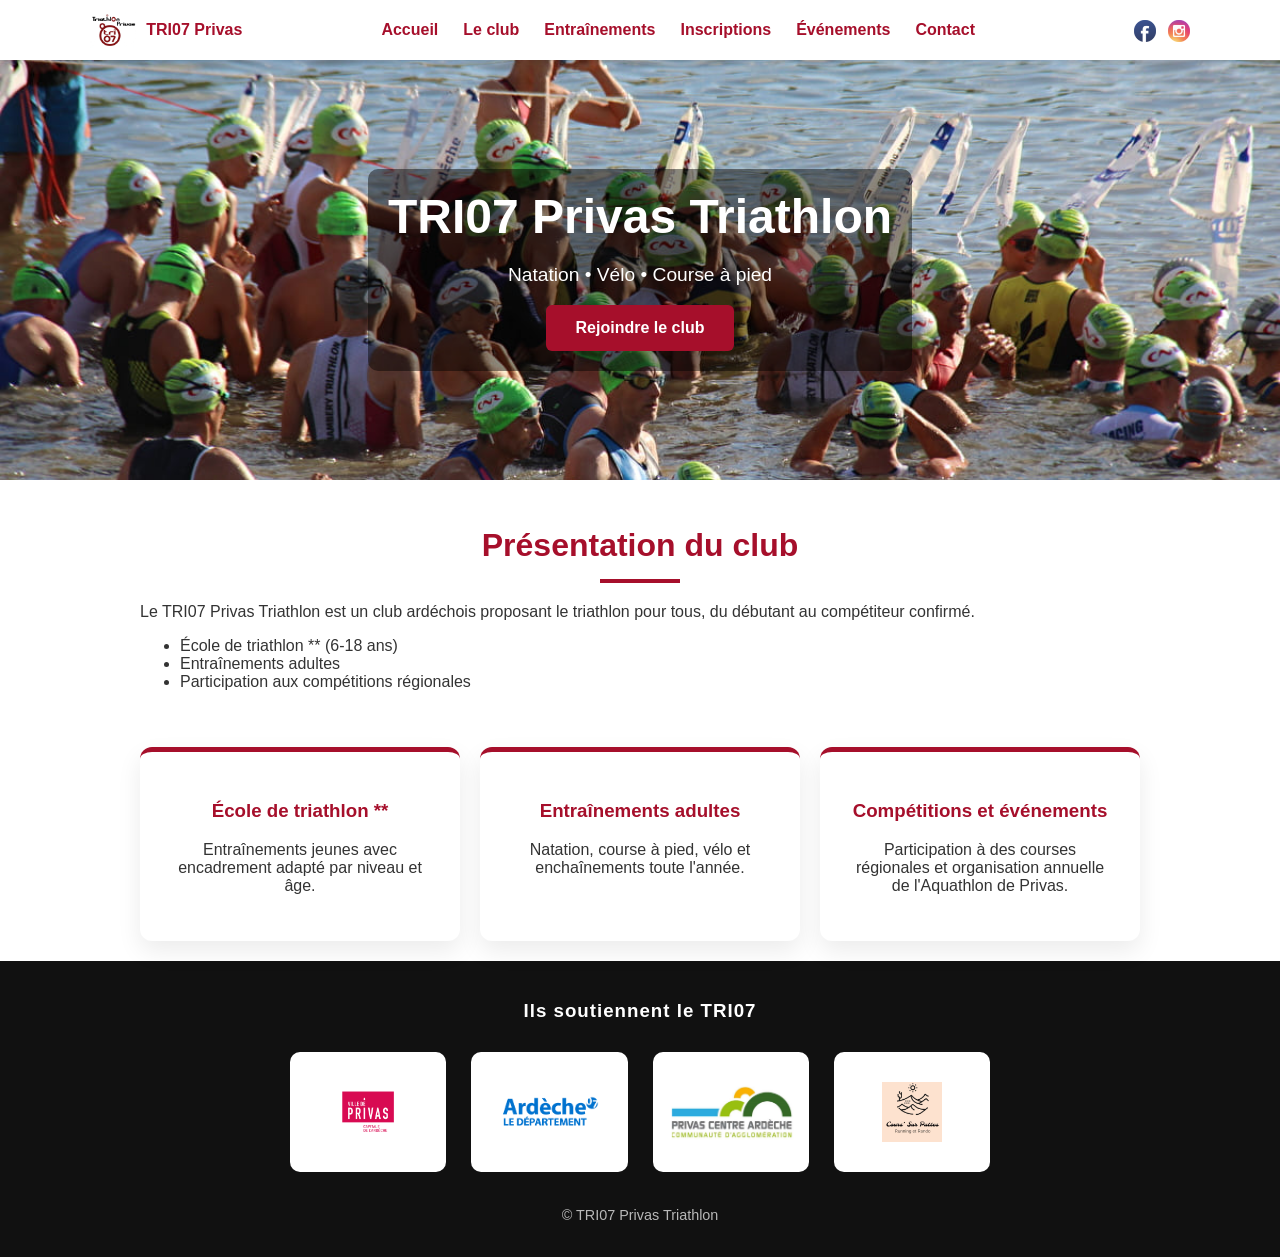
<file: index.html>
<!doctype html>
<html lang="fr">
  <head>
    <meta charset="UTF-8" />
    <meta name="viewport" content="width=device-width, initial-scale=1.0" />
    <title>
      TRI07 Privas - Club de triathlon en Ardèche | Natation Vélo Course
    </title>
    <meta
      name="description"
      content="Club de triathlon à Privas : école de triathlon, entraînements adultes, compétitions et aquathlon."
    />
    <link rel="icon" href="favicon.ico" type="image/x-icon" />
    <link rel="stylesheet" href="css/style.css" />
    <link rel="canonical" href="https://tri07-privas.fr/" />
    <script defer src="js/script.js"></script>
    <script type="application/ld+json">
      {
        "@context": "https://schema.org",
        "@type": "SportsClub",
        "name": "TRI07 Privas",
        "sport": "Triathlon",
        "address": {
          "@type": "PostalAddress",
          "addressLocality": "Privas",
          "addressRegion": "Ardèche",
          "addressCountry": "FR"
        }
      }
    </script>
    <!-- Google tag (gtag.js) -->
    <script
      async
      src="https://www.googletagmanager.com/gtag/js?id=G-XTJJK36SL1"
    ></script>
    <script>
      window.dataLayer = window.dataLayer || [];
      function gtag() {
        dataLayer.push(arguments);
      }
      gtag("js", new Date());

      gtag("config", "G-XTJJK36SL1");
    </script>
  </head>

  <body>
    <div id="header-placeholder"></div>

    <section class="hero-accueil hero">
      <div class="hero-overlay">
        <h1>TRI07 Privas Triathlon</h1>
        <p>Natation • Vélo • Course à pied</p>
        <a class="btn" href="/inscriptions/">Rejoindre le club</a>
      </div>
    </section>

    <section class="container">
      <h2 class="section-title">Présentation du club</h2>
      <p>
        Le TRI07 Privas Triathlon est un club ardéchois proposant le triathlon
        pour tous, du débutant au compétiteur confirmé.
      </p>
      <ul>
        <li>École de triathlon ** (6-18 ans)</li>
        <li>Entraînements adultes</li>
        <li>Participation aux compétitions régionales</li>
      </ul>
    </section>

    <section class="features container">
      <div class="card">
        <h3>École de triathlon **</h3>
        <p>Entraînements jeunes avec encadrement adapté par niveau et âge.</p>
      </div>

      <div class="card">
        <h3>Entraînements adultes</h3>
        <p>Natation, course à pied, vélo et enchaînements toute l'année.</p>
      </div>

      <div class="card">
        <h3>Compétitions et événements</h3>
        <p>
          Participation à des courses régionales et organisation annuelle de
          l'Aquathlon de Privas.
        </p>
      </div>
    </section>

    <div id="footer-placeholder"></div>
  </body>
</html>
</file>
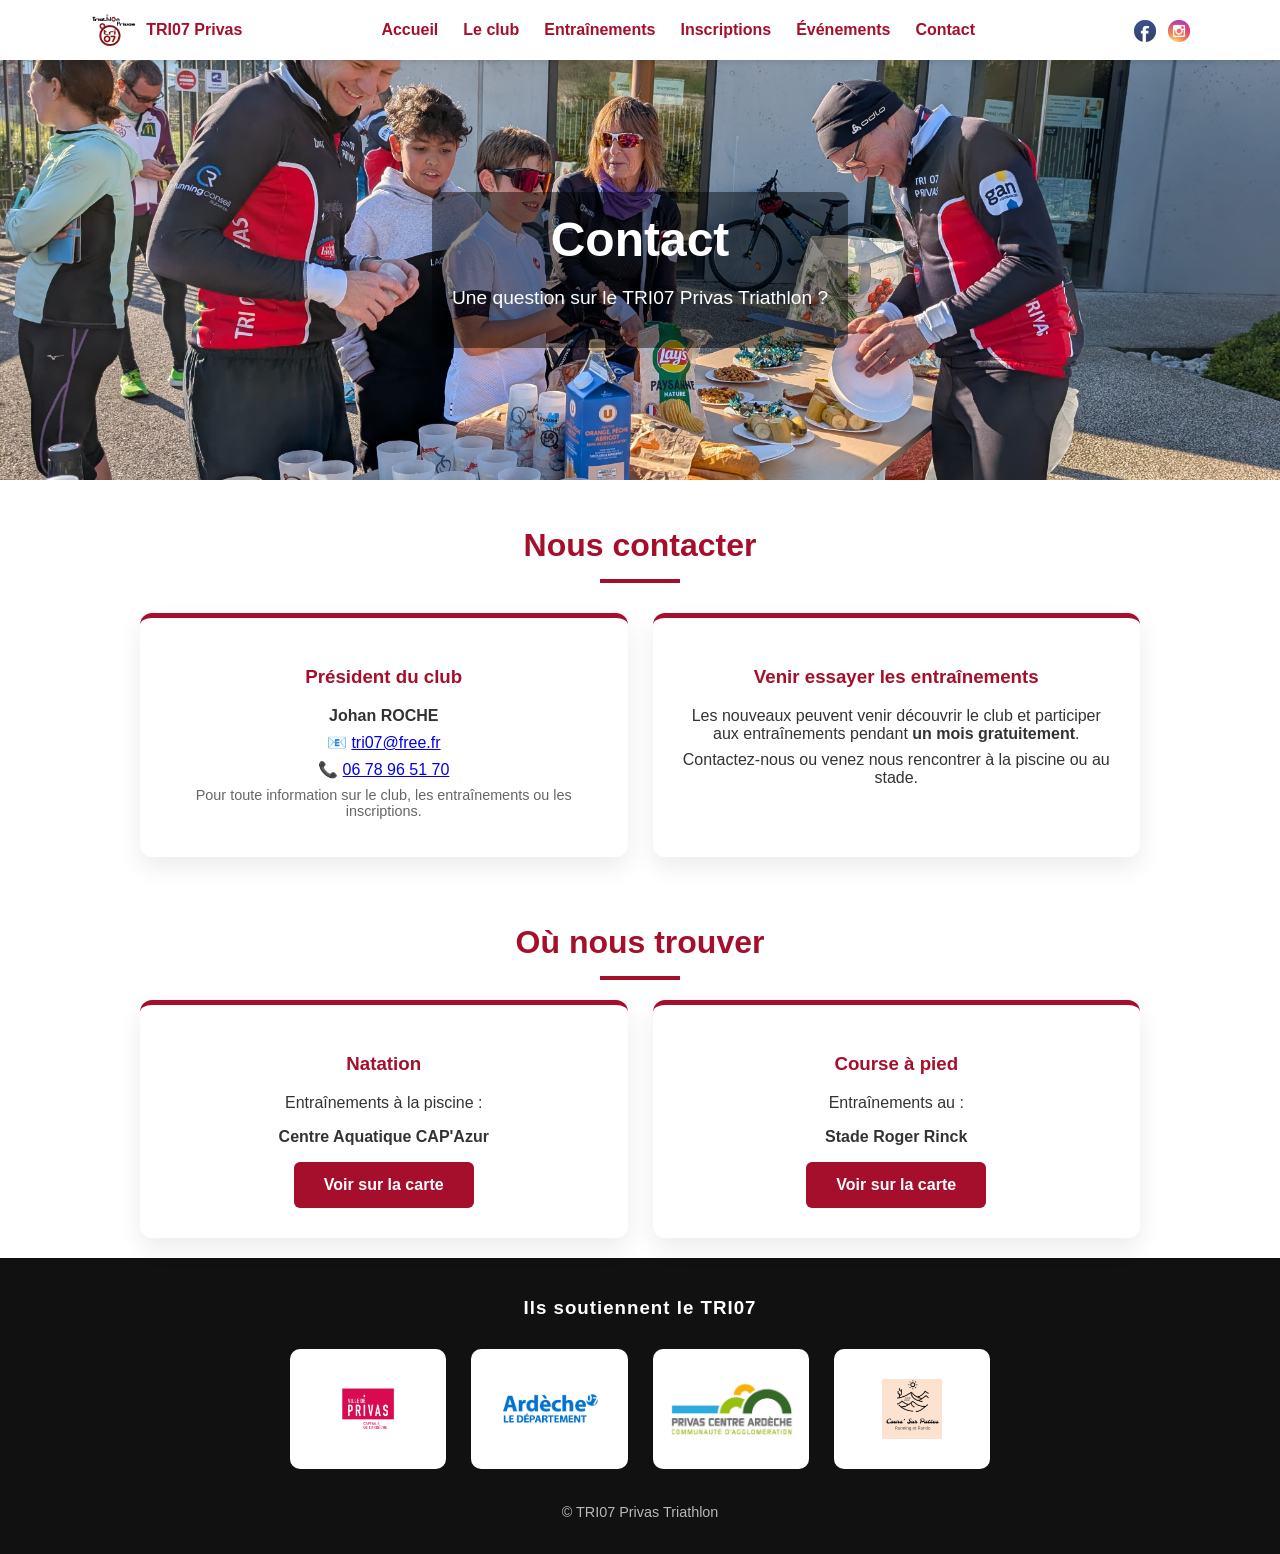
<file: contact/index.html>
<!doctype html>
<html lang="fr">
  <head>
    <meta charset="UTF-8" />
    <meta name="viewport" content="width=device-width, initial-scale=1.0" />
    <title>Contact - TRI07 Privas Triathlon</title>
    <link rel="icon" href="/favicon.ico" type="image/x-icon" />
    <link rel="stylesheet" href="/css/style.css" />
    <link rel="stylesheet" href="/css/contact.css" />
    <link rel="canonical" href="https://tri07-privas.fr/contact" />
    <script defer src="/js/script.js"></script>
    <!-- Google tag (gtag.js) -->
    <script
      async
      src="https://www.googletagmanager.com/gtag/js?id=G-XTJJK36SL1"
    ></script>
    <script>
      window.dataLayer = window.dataLayer || [];
      function gtag() {
        dataLayer.push(arguments);
      }
      gtag("js", new Date());

      gtag("config", "G-XTJJK36SL1");
    </script>
  </head>

  <body>
    <div id="header-placeholder"></div>

    <main>
      <section class="hero-contact hero">
        <div class="hero-overlay">
          <h1>Contact</h1>
          <p>Une question sur le TRI07 Privas Triathlon ?</p>
        </div>
      </section>

      <section class="section contact">
        <div class="container">
          <h2 class="section-title">Nous contacter</h2>

          <div class="grid grid-2 contact-grid">
            <div class="card contact-card">
              <h3>Président du club</h3>

              <p><strong>Johan ROCHE</strong></p>

              <p>📧 <a href="mailto:tri07@free.fr">tri07@free.fr</a></p>

              <p>📞 <a href="tel:+33678965170">06 78 96 51 70</a></p>

              <p class="contact-note">
                Pour toute information sur le club, les entraînements ou les
                inscriptions.
              </p>
            </div>

            <div class="card contact-card">
              <h3>Venir essayer les entraînements</h3>

              <p>
                Les nouveaux peuvent venir découvrir le club et participer aux
                entraînements pendant <strong>un mois gratuitement</strong>.
              </p>

              <p>
                Contactez-nous ou venez nous rencontrer à la piscine ou au
                stade.
              </p>
            </div>
          </div>
        </div>
      </section>

      <section class="section lieux">
        <div class="container">
          <h2 class="section-title">Où nous trouver</h2>

          <div class="grid grid-2">
            <div class="card lieu-card">
              <h3>Natation</h3>

              <p>Entraînements à la piscine :</p>

              <p><strong>Centre Aquatique CAP'Azur</strong></p>

              <a
                class="btn"
                href="https://www.google.fr/maps/place/Centre+Aquatique+CAP%E2%80%99AZUR/@44.7315514,4.5915528,17z/data=!4m6!3m5!1s0x12b53ba63d55edd9:0x12c00ab3da2fd0bf!8m2!3d44.7310886!4d4.593132!16s%2Fg%2F11fmgjyp1v?entry=ttu&g_ep=EgoyMDI2MDMwOS4wIKXMDSoASAFQAw%3D%3D"
                target="_blank"
              >
                Voir sur la carte
              </a>
            </div>

            <div class="card lieu-card">
              <h3>Course à pied</h3>

              <p>Entraînements au :</p>

              <p><strong>Stade Roger Rinck</strong></p>

              <a
                class="btn"
                href="https://www.google.fr/maps/place/Stade+Roger+Rinck/@44.7239613,4.6033968,15.75z/data=!4m6!3m5!1s0x12b53a5499555555:0x1dd2a8c871bafd3e!8m2!3d44.721805!4d4.6085627!16s%2Fg%2F11ltl4sddq?entry=ttu&g_ep=EgoyMDI2MDMwOS4wIKXMDSoASAFQAw%3D%3D"
                target="_blank"
              >
                Voir sur la carte
              </a>
            </div>
          </div>
        </div>
      </section>
    </main>

    <div id="footer-placeholder"></div>
  </body>
</html>
</file>
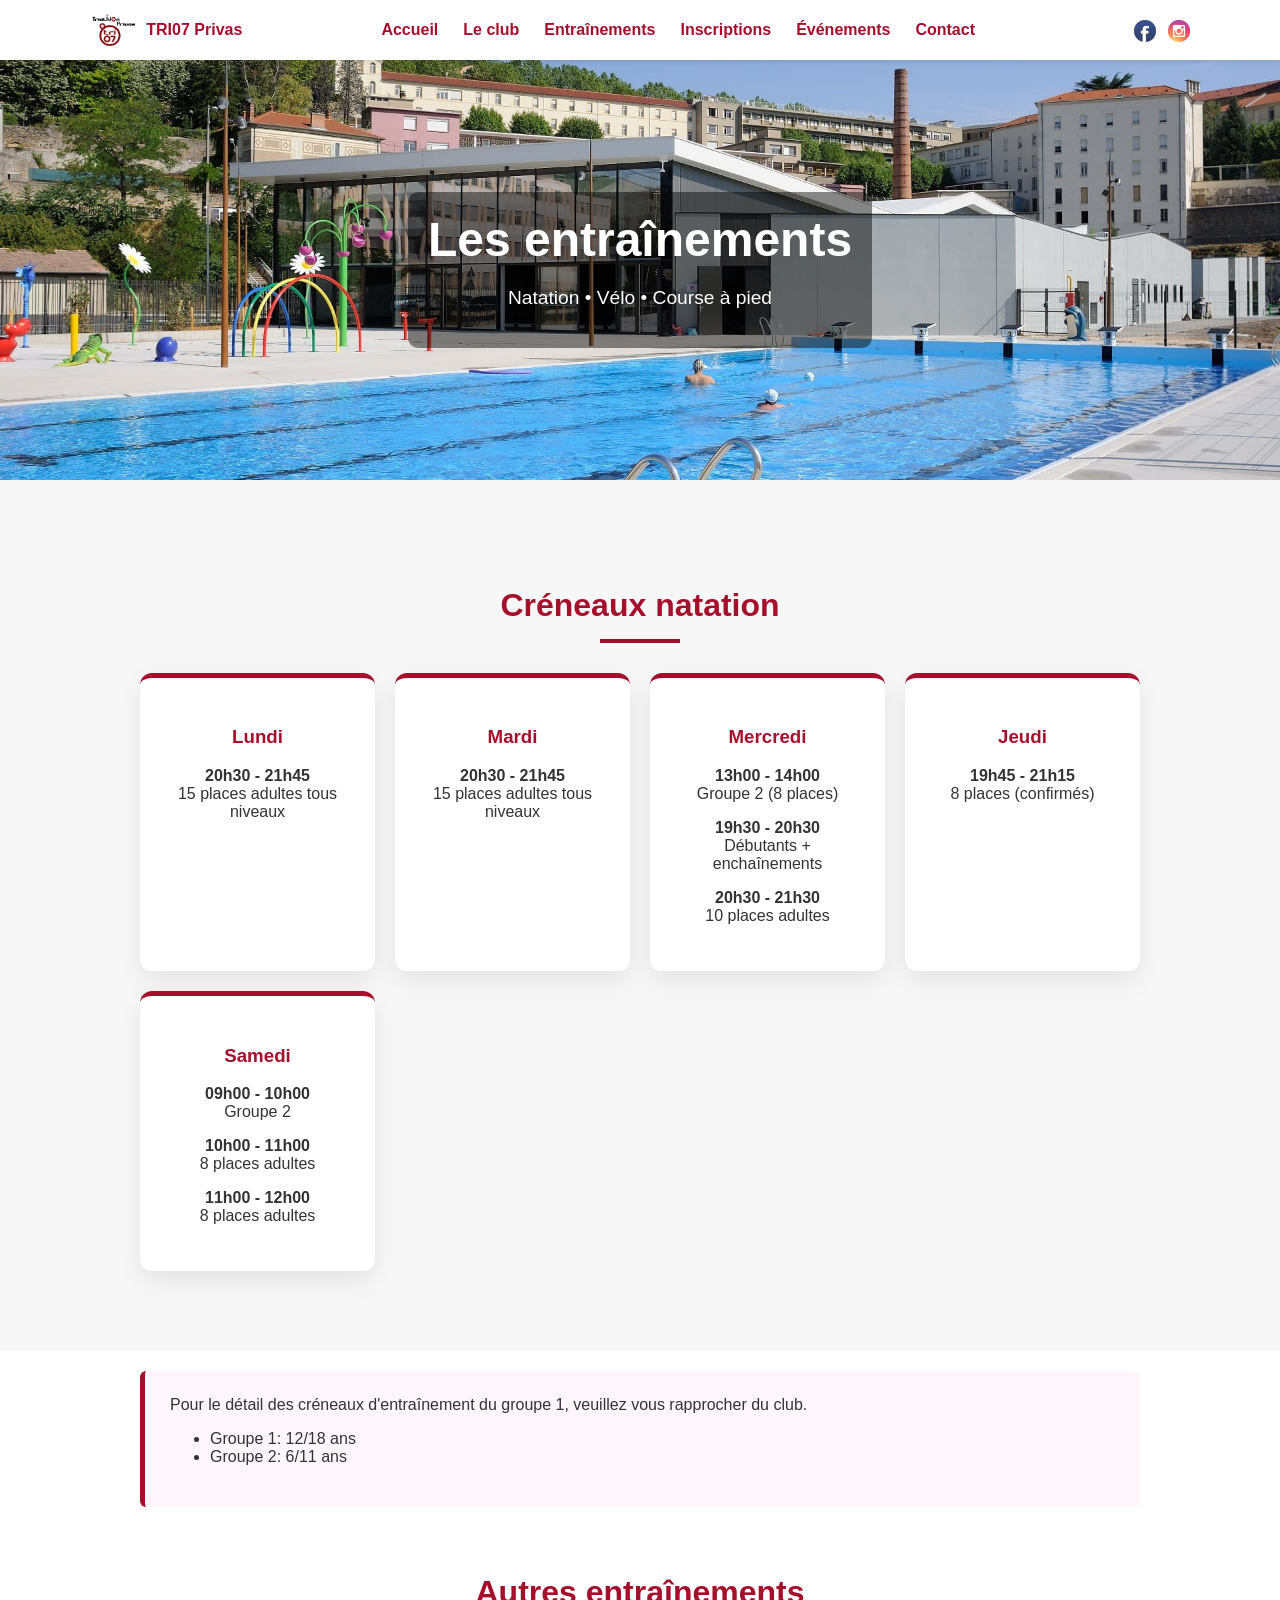
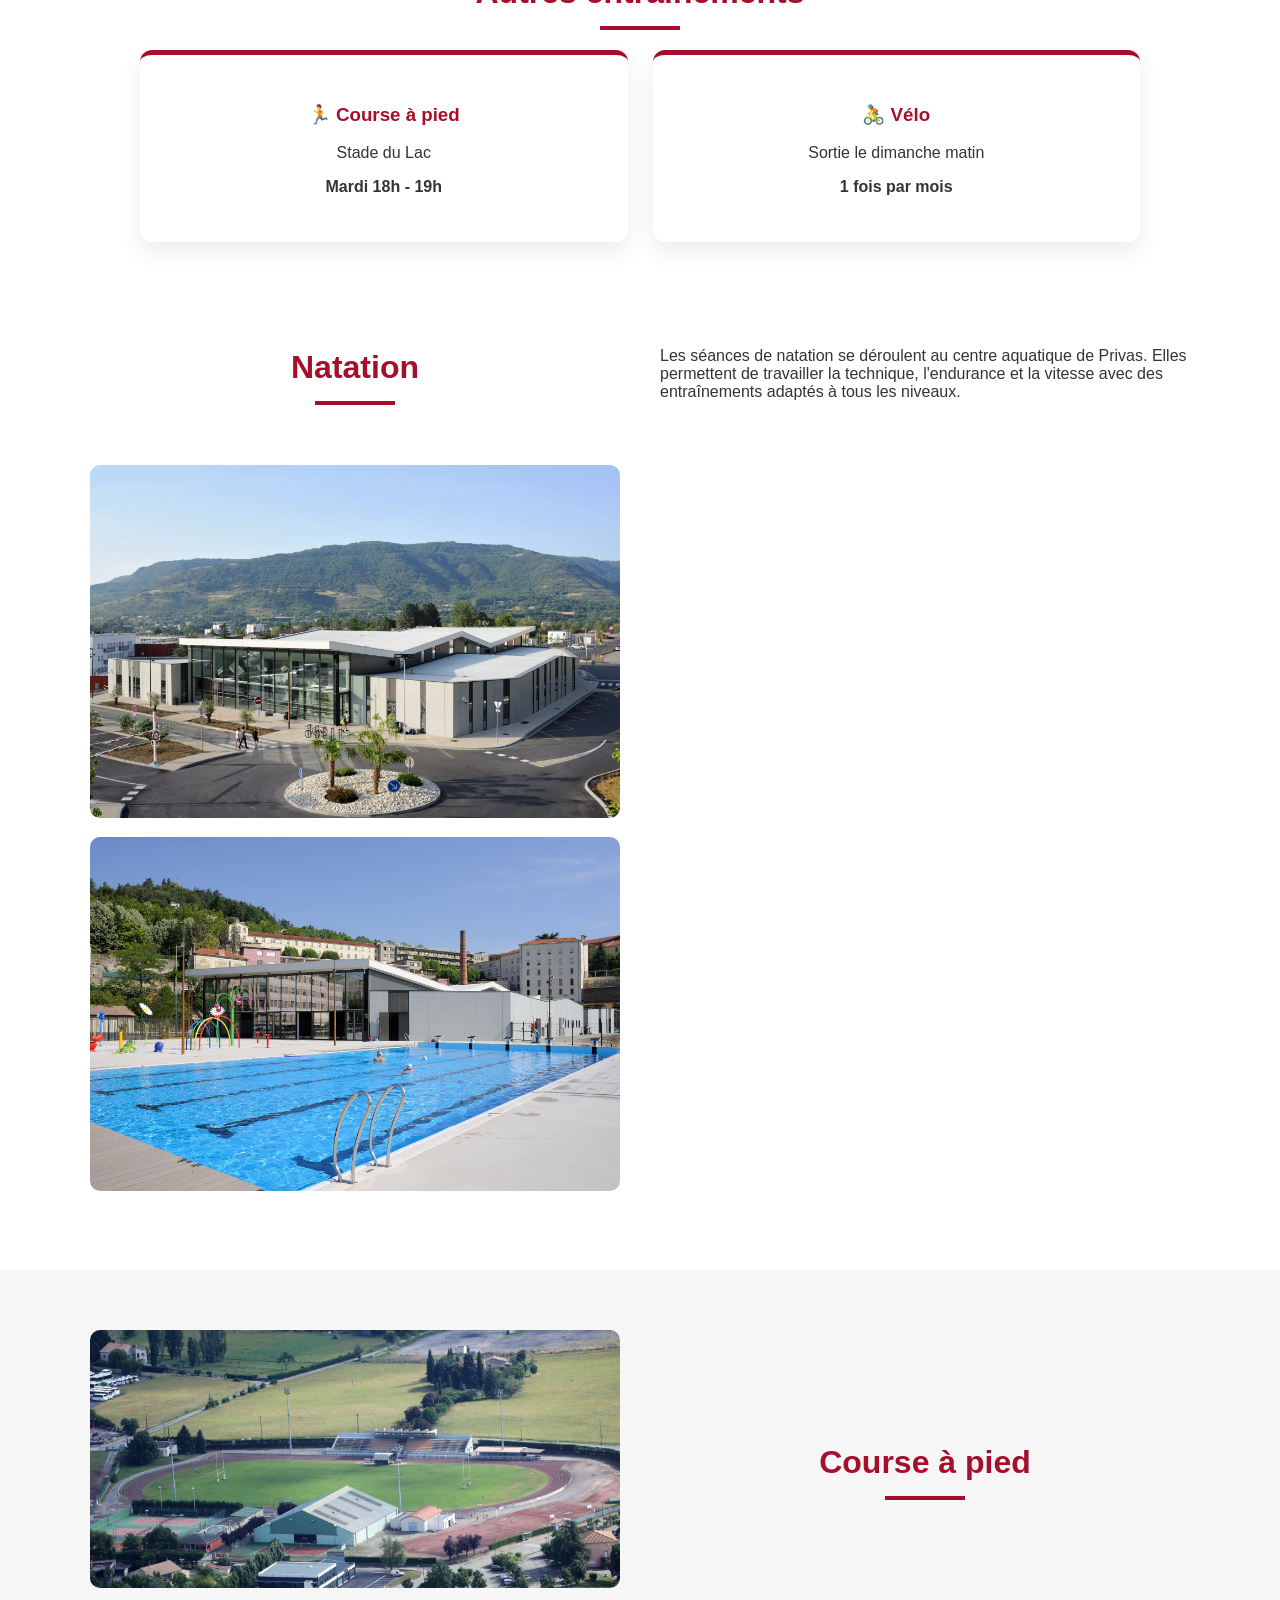
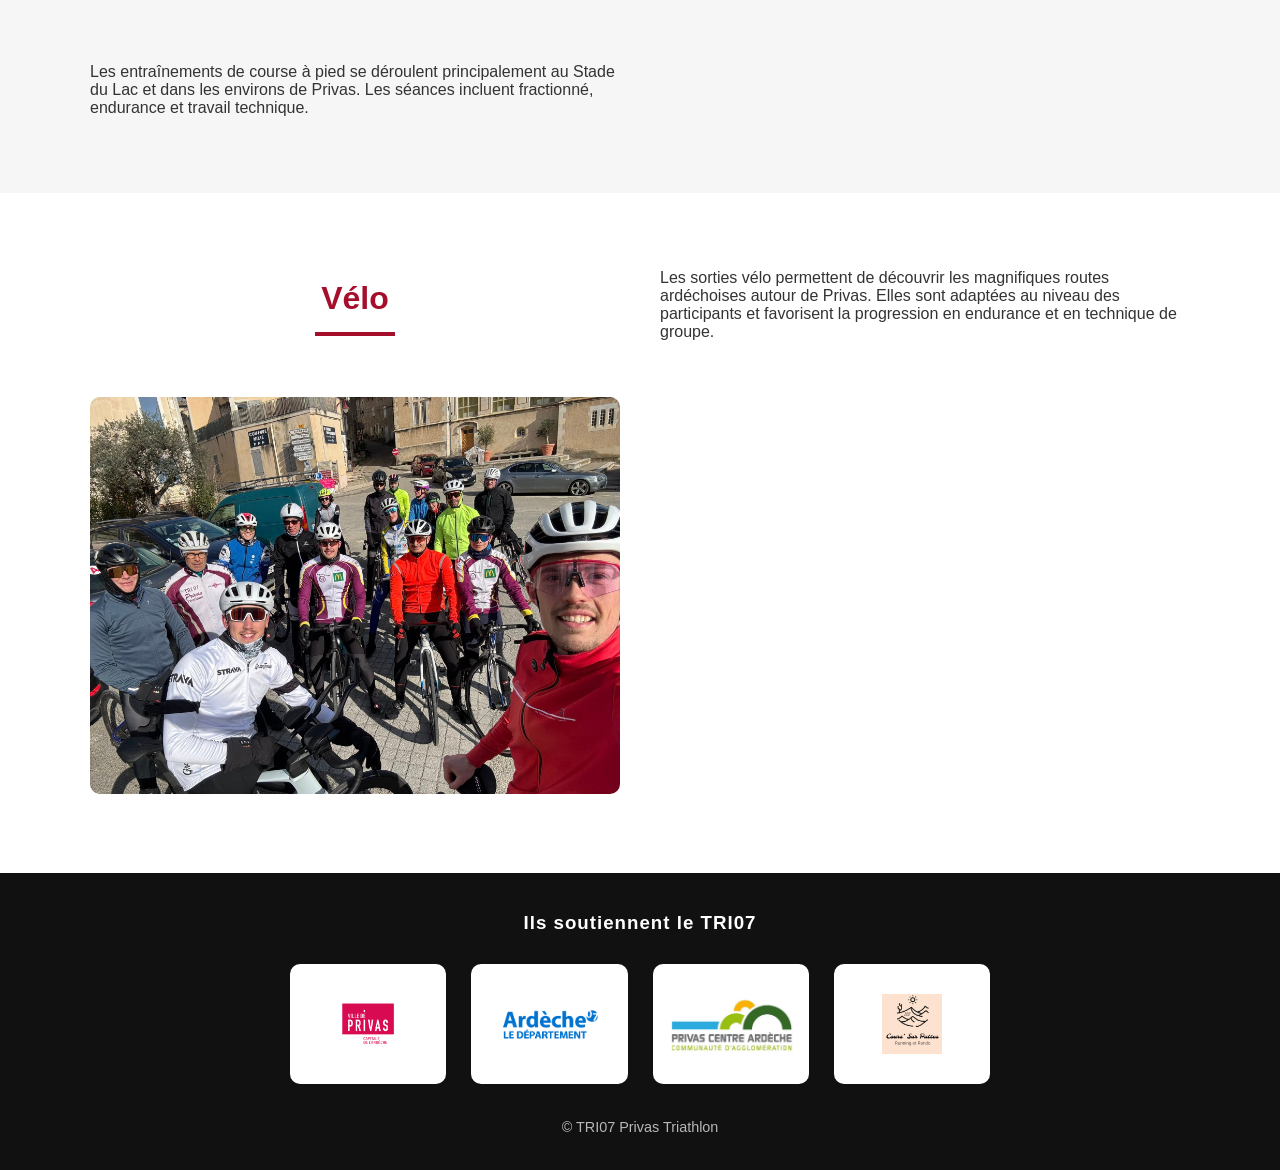
<file: entrainements/index.html>
<!doctype html>
<html lang="fr">
  <head>
    <meta charset="UTF-8" />
    <meta name="viewport" content="width=device-width, initial-scale=1.0" />
    <title>Entraînements - TRI07 Privas Triathlon</title>
    <link rel="icon" href="/favicon.ico" type="image/x-icon" />
    <link rel="stylesheet" href="/css/style.css" />
    <link rel="stylesheet" href="/css/entrainements.css" />
    <link rel="canonical" href="https://tri07-privas.fr/entrainements" />
    <script defer src="/js/script.js"></script>
    <!-- Google tag (gtag.js) -->
    <script
      async
      src="https://www.googletagmanager.com/gtag/js?id=G-XTJJK36SL1"
    ></script>
    <script>
      window.dataLayer = window.dataLayer || [];
      function gtag() {
        dataLayer.push(arguments);
      }
      gtag("js", new Date());

      gtag("config", "G-XTJJK36SL1");
    </script>
  </head>

  <body>
    <div id="header-placeholder"></div>

    <main>
      <section class="hero-training hero">
        <div class="hero-overlay">
          <h1>Les entraînements</h1>
          <p>Natation • Vélo • Course à pied</p>
        </div>
      </section>

      <section class="planning">
        <div class="container">
          <h2 class="section-title">Créneaux natation</h2>

          <div class="planning-grid">
            <div class="card">
              <h3>Lundi</h3>
              <p>
                <strong>20h30 - 21h45</strong><br />15 places adultes tous
                niveaux
              </p>
            </div>

            <div class="card">
              <h3>Mardi</h3>
              <p>
                <strong>20h30 - 21h45</strong><br />15 places adultes tous
                niveaux
              </p>
            </div>

            <div class="card">
              <h3>Mercredi</h3>
              <p><strong>13h00 - 14h00</strong><br />Groupe 2 (8 places)</p>
              <p>
                <strong>19h30 - 20h30</strong><br />Débutants + enchaînements
              </p>
              <p><strong>20h30 - 21h30</strong><br />10 places adultes</p>
            </div>

            <div class="card">
              <h3>Jeudi</h3>
              <p><strong>19h45 - 21h15</strong><br />8 places (confirmés)</p>
            </div>

            <div class="card">
              <h3>Samedi</h3>
              <p><strong>09h00 - 10h00</strong><br />Groupe 2</p>
              <p><strong>10h00 - 11h00</strong><br />8 places adultes</p>
              <p><strong>11h00 - 12h00</strong><br />8 places adultes</p>
            </div>
          </div>
        </div>
      </section>

      <section class="container">
        <div class="info-box">
          <p style="margin-top: 0px">
            Pour le détail des créneaux d'entraînement du groupe 1, veuillez
            vous rapprocher du club.
          </p>

          <ul>
            <li>Groupe 1: 12/18 ans</li>

            <li>Groupe 2: 6/11 ans</li>
          </ul>
        </div>
      </section>

      <section class="container">
        <h2 class="section-title">Autres entraînements</h2>

        <div class="grid grid-2">
          <div class="card">
            <h3>🏃 Course à pied</h3>
            <p>Stade du Lac</p>
            <p><strong>Mardi 18h - 19h</strong></p>
          </div>

          <div class="card">
            <h3>🚴 Vélo</h3>
            <p>Sortie le dimanche matin</p>
            <p><strong>1 fois par mois</strong></p>
          </div>
        </div>
      </section>

      <section class="training-block">
        <div class="training-grid">
          <h2 class="section-title">Natation</h2>
          <p>
            Les séances de natation se déroulent au centre aquatique de Privas.
            Elles permettent de travailler la technique, l'endurance et la
            vitesse avec des entraînements adaptés à tous les niveaux.
          </p>

          <div class="training-images">
            <img
              src="/images/piscine-batiment.jpg"
              alt="Centre aquatique de Privas"
            />
            <img src="/images/piscine-exterieure.jpg" alt="Bassin extérieur" />
          </div>
        </div>
      </section>

      <section class="training-block alt">
        <div class="training-grid">
          <div class="training-images">
            <img src="/images/stade-du-lac.jpg" alt="Stade du Lac Privas" />
          </div>

          <h2 class="section-title">Course à pied</h2>
          <p>
            Les entraînements de course à pied se déroulent principalement au
            Stade du Lac et dans les environs de Privas. Les séances incluent
            fractionné, endurance et travail technique.
          </p>
        </div>
      </section>

      <section class="training-block">
        <div class="training-grid">
          <h2 class="section-title">Vélo</h2>
          <p>
            Les sorties vélo permettent de découvrir les magnifiques routes
            ardéchoises autour de Privas. Elles sont adaptées au niveau des
            participants et favorisent la progression en endurance et en
            technique de groupe.
          </p>

          <div class="training-images">
            <img src="/images/velo-ardeche.jpg" alt="Sortie vélo en Ardèche" />
          </div>
        </div>
      </section>
    </main>

    <div id="footer-placeholder"></div>
  </body>
</html>
</file>
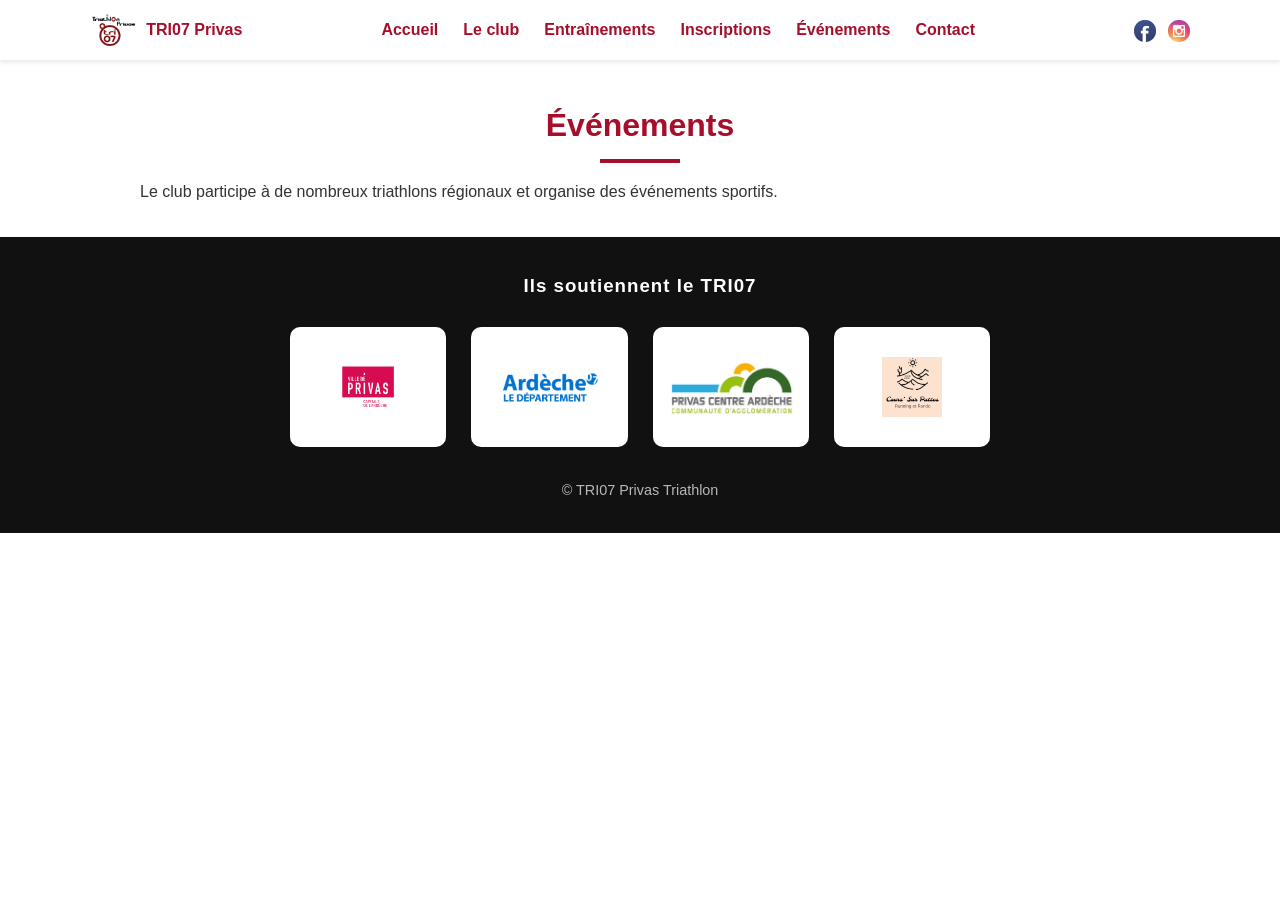
<file: evenements/index.html>
<!doctype html>
<html lang="fr">
  <head>
    <meta charset="UTF-8" />
    <meta name="viewport" content="width=device-width, initial-scale=1.0" />
    <title>Événements - TRI07 Privas Triathlon</title>
    <link rel="icon" href="/favicon.ico" type="image/x-icon" />
    <link rel="stylesheet" href="/css/style.css" />
    <link rel="canonical" href="https://tri07-privas.fr/evenements" />
    <script defer src="/js/script.js"></script>
    <!-- Google tag (gtag.js) -->
    <script
      async
      src="https://www.googletagmanager.com/gtag/js?id=G-XTJJK36SL1"
    ></script>
    <script>
      window.dataLayer = window.dataLayer || [];
      function gtag() {
        dataLayer.push(arguments);
      }
      gtag("js", new Date());

      gtag("config", "G-XTJJK36SL1");
    </script>
  </head>

  <body>
    <div id="header-placeholder"></div>

    <section class="container">
      <h2 class="section-title">Événements</h2>

      <p>
        Le club participe à de nombreux triathlons régionaux et organise des
        événements sportifs.
      </p>
    </section>

    <div id="footer-placeholder"></div>
  </body>
</html>
</file>
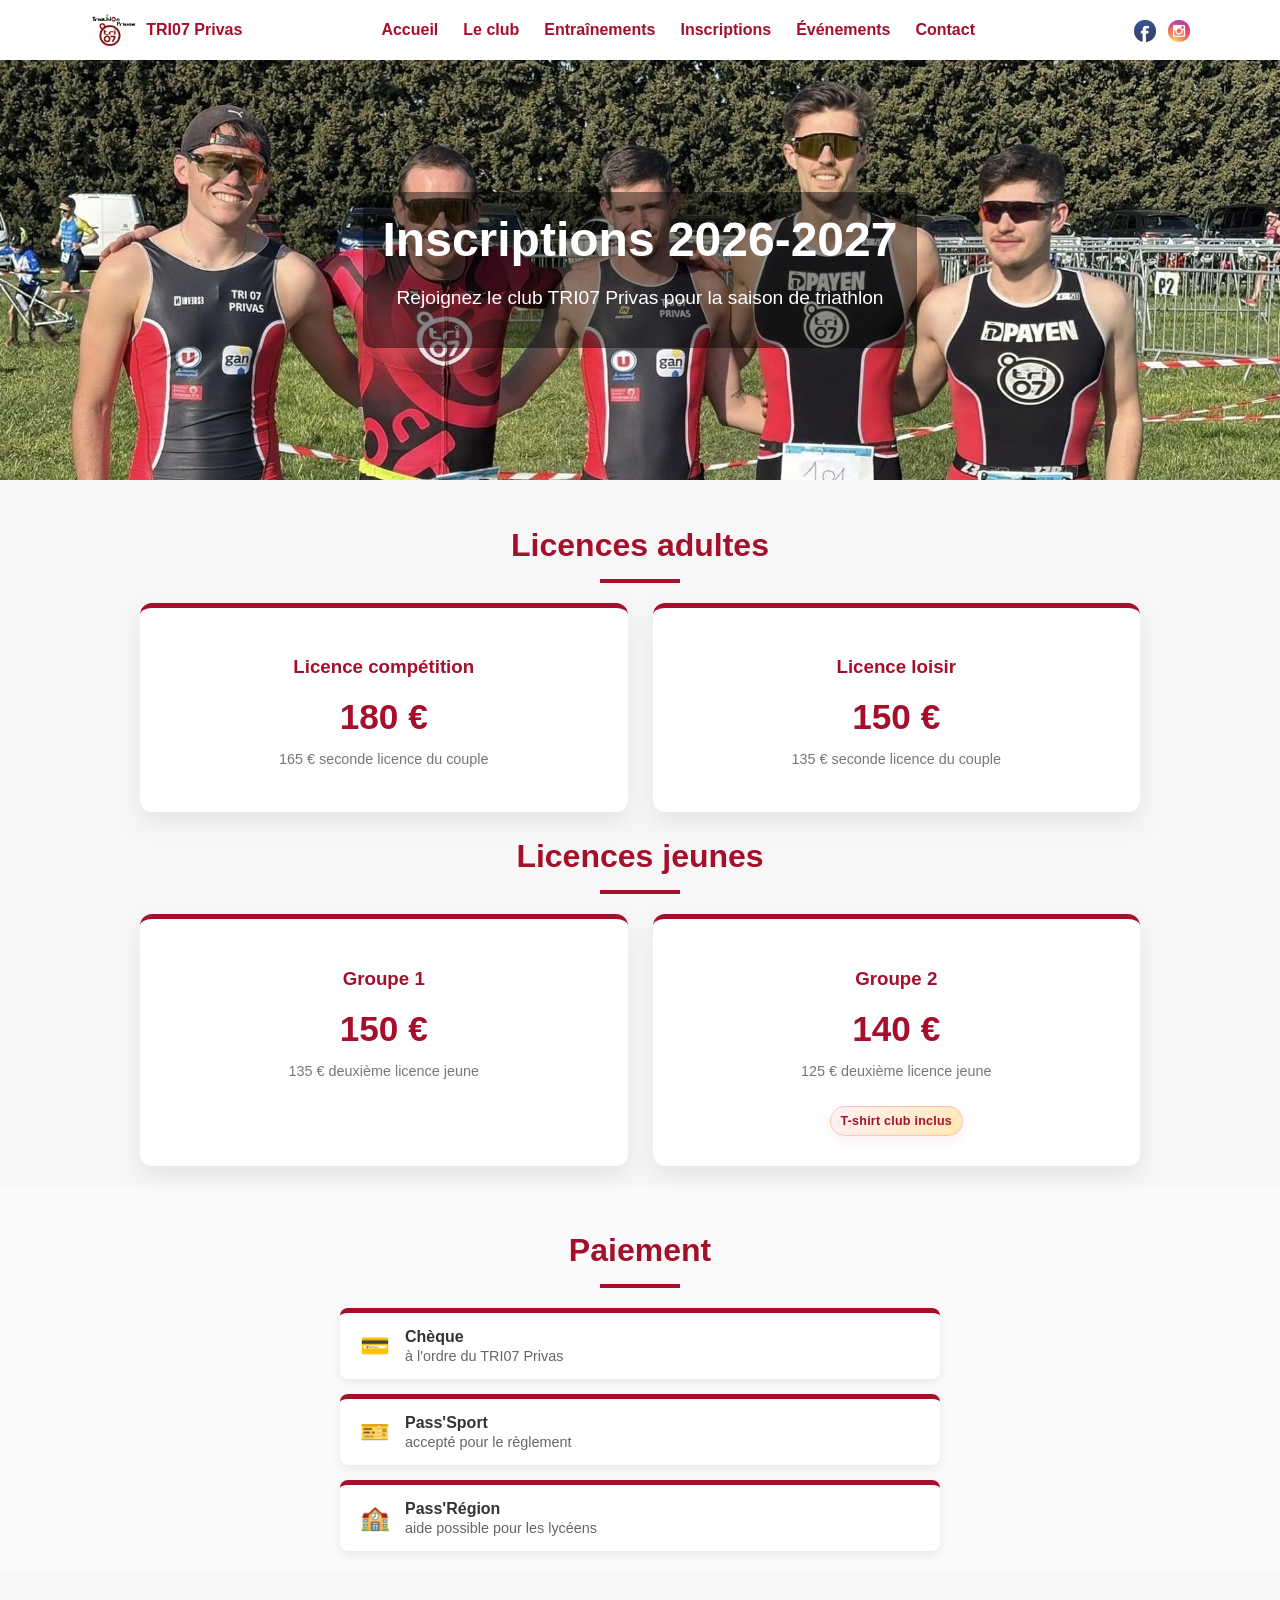
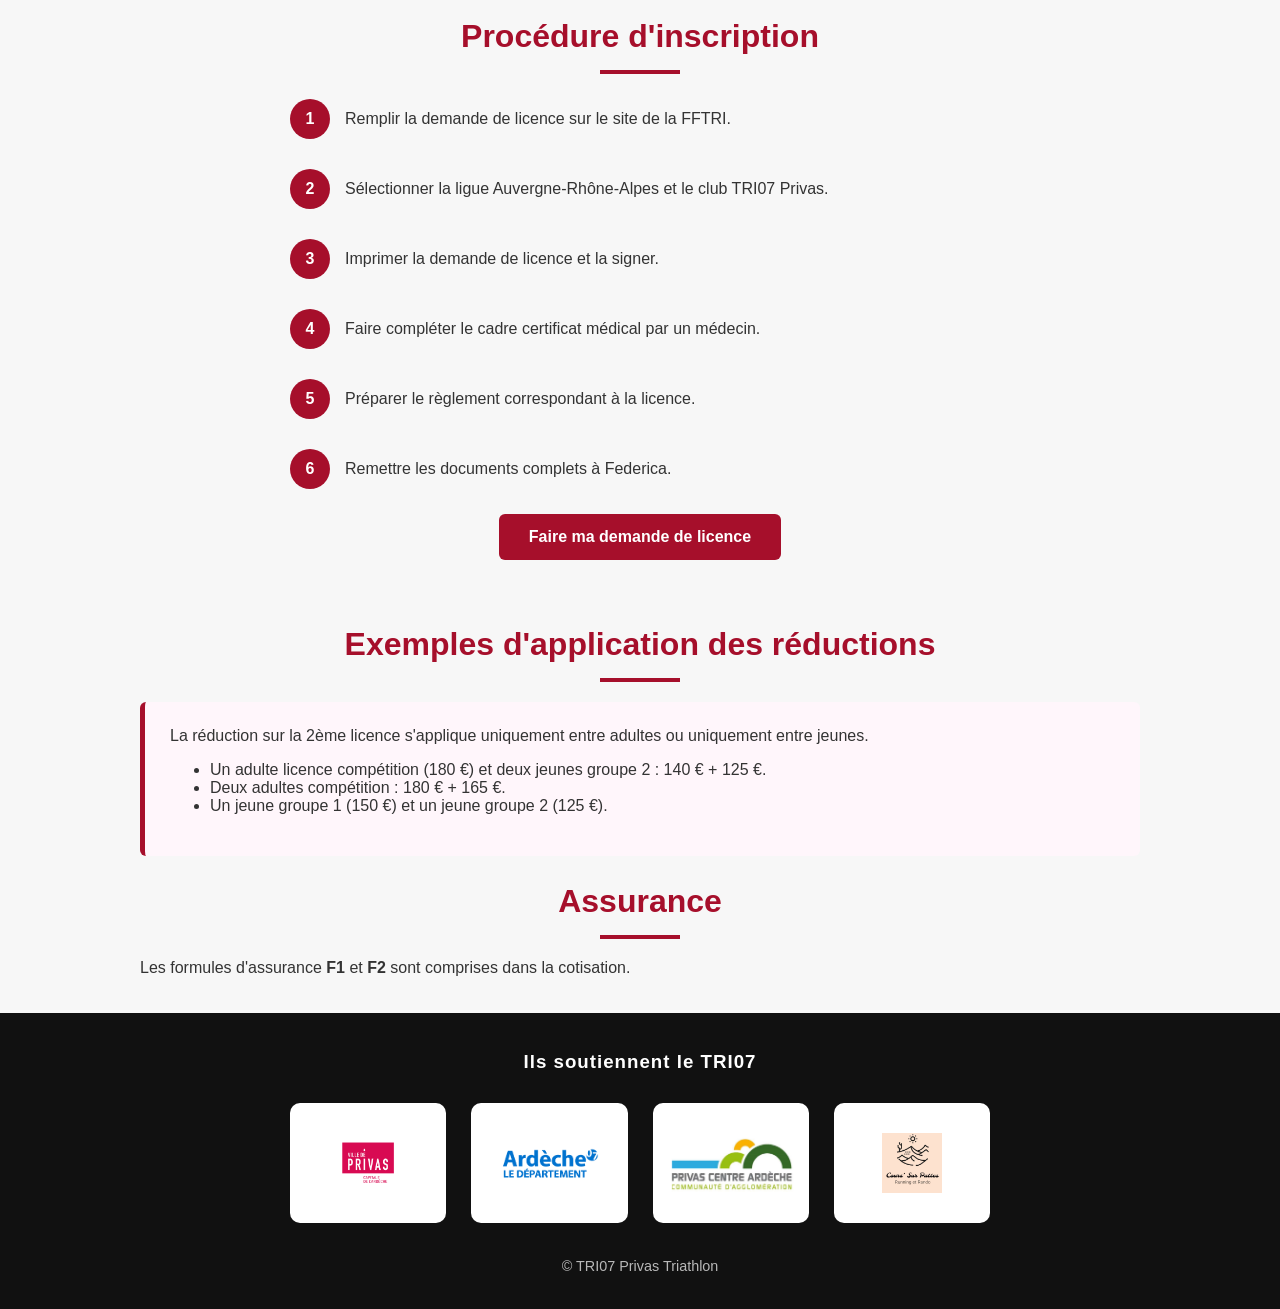
<file: inscriptions/index.html>
<!doctype html>
<html lang="fr">
  <head>
    <meta charset="UTF-8" />
    <meta name="viewport" content="width=device-width, initial-scale=1.0" />
    <title>Inscriptions - TRI07 Privas Triathlon</title>
    <link rel="icon" href="/favicon.ico" type="image/x-icon" />
    <link rel="stylesheet" href="/css/style.css" />
    <link rel="stylesheet" href="/css/inscriptions.css" />
    <link rel="canonical" href="https://tri07-privas.fr/inscriptions" />
    <script defer src="/js/script.js"></script>
    <!-- Google tag (gtag.js) -->
    <script
      async
      src="https://www.googletagmanager.com/gtag/js?id=G-XTJJK36SL1"
    ></script>
    <script>
      window.dataLayer = window.dataLayer || [];
      function gtag() {
        dataLayer.push(arguments);
      }
      gtag("js", new Date());

      gtag("config", "G-XTJJK36SL1");
    </script>
  </head>

  <body>
    <div id="header-placeholder"></div>

    <main>
      <section class="hero-inscriptions hero">
        <div class="hero-overlay">
          <h1>Inscriptions 2026-2027</h1>

          <p>Rejoignez le club TRI07 Privas pour la saison de triathlon</p>
        </div>
      </section>

      <section class="tarifs">
        <div class="container">
          <h2 class="section-title">Licences adultes</h2>

          <div class="grid grid-2">
            <div class="card">
              <h3>Licence compétition</h3>
              <p class="prix">180 €</p>
              <p class="reduction">165 € seconde licence du couple</p>
            </div>

            <div class="card">
              <h3>Licence loisir</h3>
              <p class="prix">150 €</p>
              <p class="reduction">135 € seconde licence du couple</p>
            </div>
          </div>

          <h2 class="section-title">Licences jeunes</h2>

          <div class="grid grid-2">
            <div class="card">
              <h3>Groupe 1</h3>
              <p class="prix">150 €</p>
              <p class="reduction">135 € deuxième licence jeune</p>
            </div>

            <div class="card">
              <h3>Groupe 2</h3>
              <p class="prix">140 €</p>
              <p class="reduction">125 € deuxième licence jeune</p>
              <p class="club-message">T-shirt club inclus</p>
            </div>
          </div>
        </div>
      </section>

      <section class="paiement">
        <div class="container">
          <h2 class="section-title">Paiement</h2>

          <div class="paiement-list">
            <div class="paiement-item">
              <span class="paiement-icon">💳</span>
              <div>
                <strong>Chèque</strong>
                <p>à l'ordre du TRI07 Privas</p>
              </div>
            </div>

            <div class="paiement-item">
              <span class="paiement-icon">🎫</span>
              <div>
                <strong>Pass'Sport</strong>
                <p>accepté pour le règlement</p>
              </div>
            </div>

            <div class="paiement-item">
              <span class="paiement-icon">🏫</span>
              <div>
                <strong>Pass'Région</strong>
                <p>aide possible pour les lycéens</p>
              </div>
            </div>
          </div>
        </div>
      </section>

      <section class="procedure">
        <div class="container">
          <h2 class="section-title">Procédure d'inscription</h2>

          <div class="timeline">
            <div class="step">
              <span>1</span>
              <p>Remplir la demande de licence sur le site de la FFTRI.</p>
            </div>

            <div class="step">
              <span>2</span>
              <p>
                Sélectionner la ligue Auvergne-Rhône-Alpes et le club TRI07
                Privas.
              </p>
            </div>

            <div class="step">
              <span>3</span>
              <p>Imprimer la demande de licence et la signer.</p>
            </div>

            <div class="step">
              <span>4</span>
              <p>Faire compléter le cadre certificat médical par un médecin.</p>
            </div>

            <div class="step">
              <span>5</span>
              <p>Préparer le règlement correspondant à la licence.</p>
            </div>

            <div class="step">
              <span>6</span>
              <p>Remettre les documents complets à Federica.</p>
            </div>
          </div>

          <div class="align-center">
            <a
              class="btn"
              href="https://espacetri.fftri.com/users/license/renew"
              target="_blank"
              >Faire ma demande de licence</a
            >
          </div>
        </div>
      </section>

      <section class="reductions">
        <div class="container">
          <h2 class="section-title">Exemples d'application des réductions</h2>

          <div class="info-box">
            <p style="margin-top: 0px">
              La réduction sur la 2ème licence s'applique uniquement entre
              adultes ou uniquement entre jeunes.
            </p>

            <ul>
              <li>
                Un adulte licence compétition (180 €) et deux jeunes groupe 2 :
                140 € + 125 €.
              </li>

              <li>Deux adultes compétition : 180 € + 165 €.</li>

              <li>Un jeune groupe 1 (150 €) et un jeune groupe 2 (125 €).</li>
            </ul>
          </div>

          <h2 class="section-title">Assurance</h2>

          <p class="assurance">
            Les formules d'assurance <strong>F1</strong> et <strong>F2</strong>
            sont comprises dans la cotisation.
          </p>
        </div>
      </section>
    </main>

    <div id="footer-placeholder"></div>
  </body>
</html>
</file>
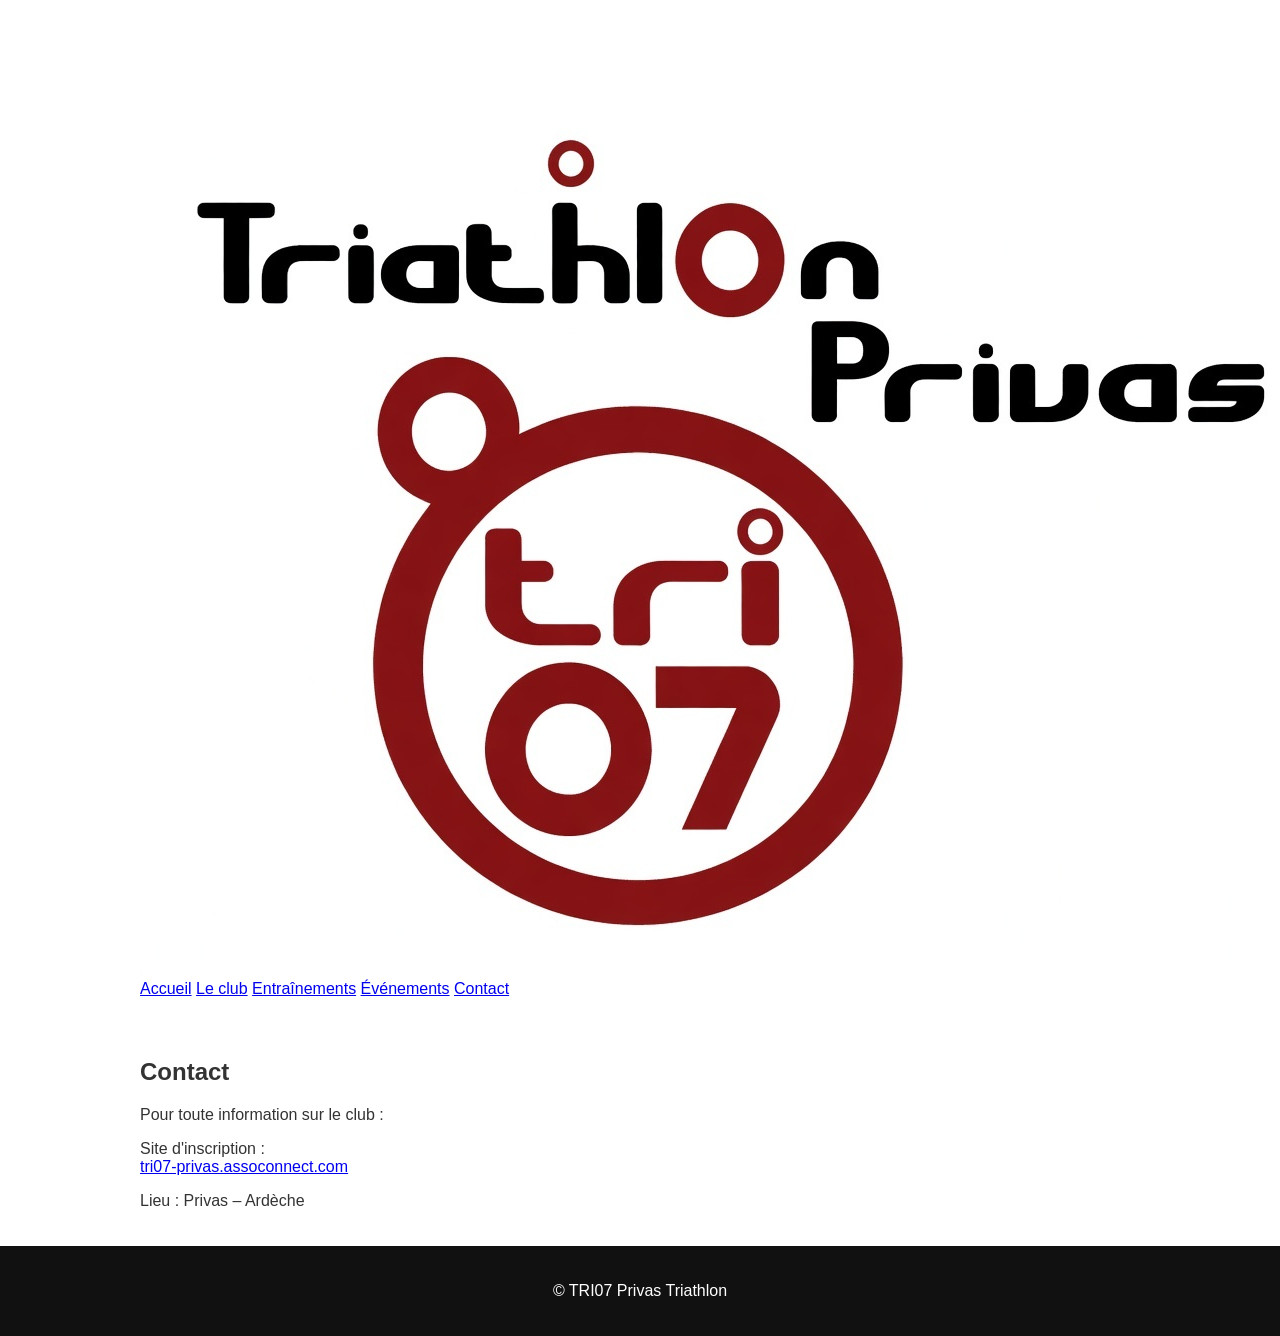
<file: contact.html>
<!doctype html>
<html lang="fr">
  <head>
    <meta charset="UTF-8" />
    <meta name="viewport" content="width=device-width, initial-scale=1.0" />
    <title>Contact - TRI07 Privas Triathlon</title>
    <link rel="icon" href="favicon.ico" type="image/x-icon" />
    <link rel="stylesheet" href="css/style.css" />
  </head>

  <body>
    <header class="header">
      <div class="container header-inner">
        <img src="images/logo.png" alt="Logo TRI07" class="logo" />
        <nav class="nav">
          <a href="index.html">Accueil</a>
          <a href="club.html">Le club</a>
          <a href="entrainements.html">Entraînements</a>
          <a href="evenements.html">Événements</a>
          <a href="contact.html">Contact</a>
        </nav>
      </div>
    </header>

    <section class="container">
      <h2>Contact</h2>

      <p>Pour toute information sur le club :</p>

      <p>
        Site d'inscription :<br />
        <a href="https://tri07-privas.assoconnect.com">
          tri07-privas.assoconnect.com
        </a>
      </p>

      <p>Lieu : Privas – Ardèche</p>
    </section>

    <footer class="footer">
      <p>© TRI07 Privas Triathlon</p>
    </footer>
  </body>
</html>
</file>
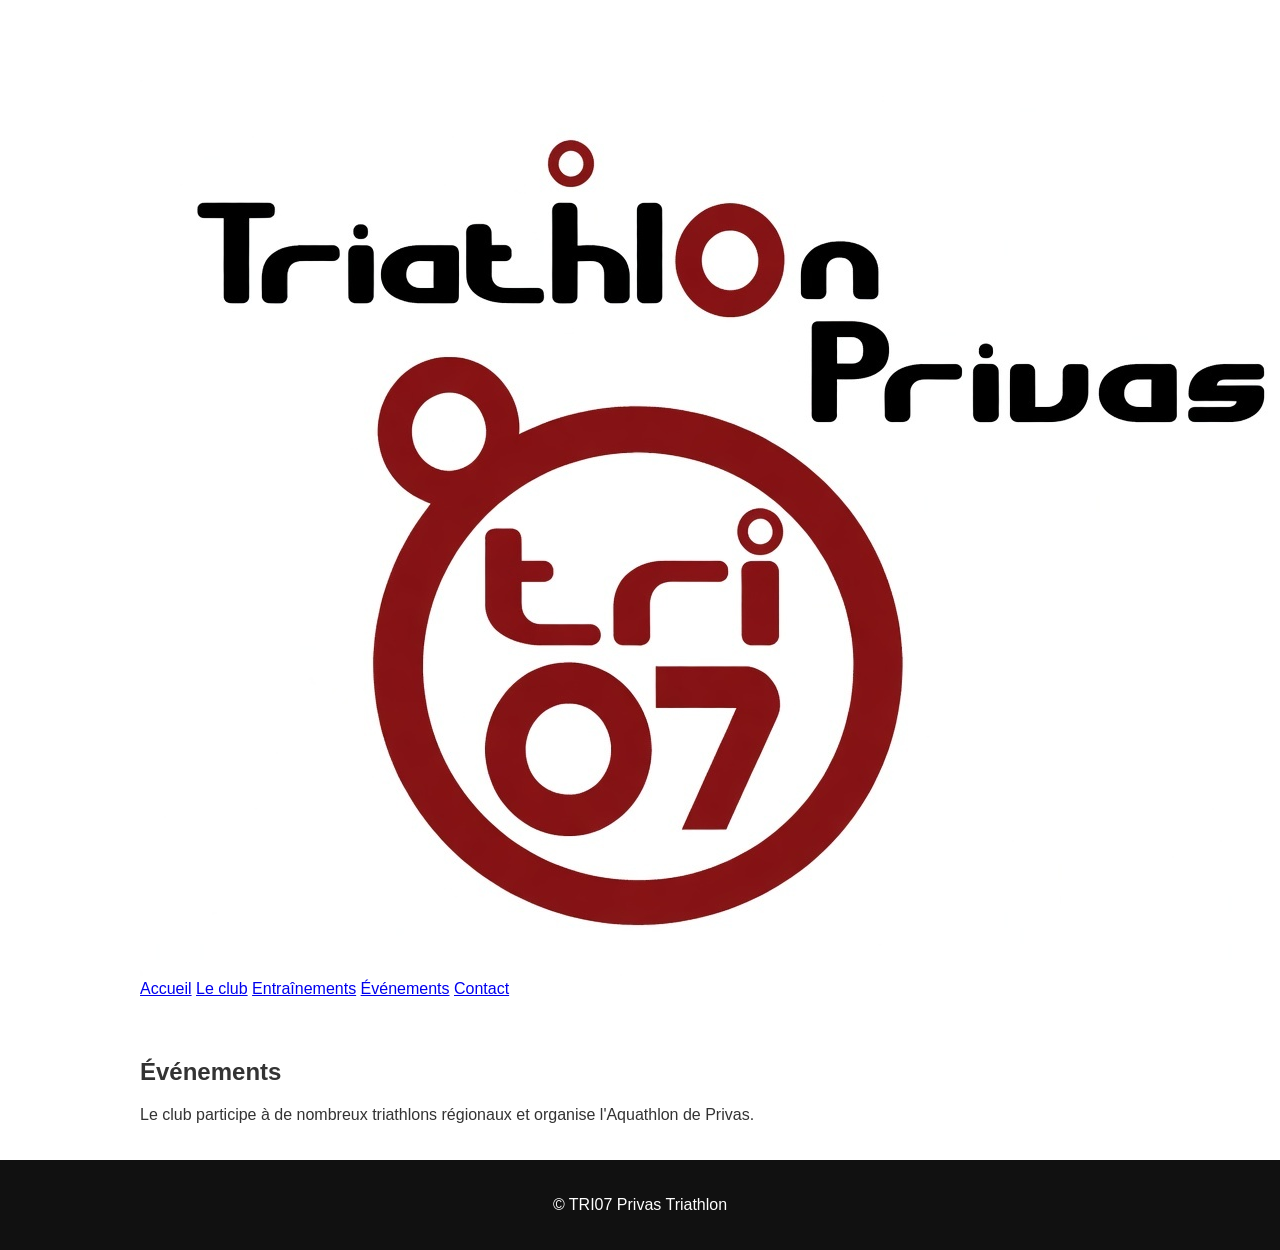
<file: evenements.html>
<!doctype html>
<html lang="fr">
  <head>
    <meta charset="UTF-8" />
    <meta name="viewport" content="width=device-width, initial-scale=1.0" />
    <title>Événements - TRI07 Privas Triathlon</title>
    <link rel="icon" href="favicon.ico" type="image/x-icon" />
    <link rel="stylesheet" href="css/style.css" />
  </head>

  <body>
    <header class="header">
      <div class="container header-inner">
        <img src="images/logo.png" alt="Logo TRI07" class="logo" />
        <nav class="nav">
          <a href="index.html">Accueil</a>
          <a href="club.html">Le club</a>
          <a href="entrainements.html">Entraînements</a>
          <a href="evenements.html">Événements</a>
          <a href="contact.html">Contact</a>
        </nav>
      </div>
    </header>

    <section class="container">
      <h2>Événements</h2>

      <p>
        Le club participe à de nombreux triathlons régionaux et organise
        l'Aquathlon de Privas.
      </p>
    </section>

    <footer class="footer">
      <p>© TRI07 Privas Triathlon</p>
    </footer>
  </body>
</html>
</file>
<file: css/style.css>
@import "./components.css";

:root {
  --primary-color: #a60f2b;
  --white: #ffffff;
  --black: #000000;

  --gray-light: #f6f6f6;
  --text-color: #333;
}

/* GLOBAL */

body {
  margin: 0;
  padding-top: 60px; /* Ajoute un espace pour éviter que le contenu soit caché sous le header */
  font-family: "Segoe UI", "Roboto", "Helvetica", sans-serif;
  color: var(--text-color);
  background: var(--white);
}

.container {
  max-width: 1000px;
  margin: auto;
  padding: 20px 20px;
}

.align-center {
  text-align: center;
}

/* HEADER */

.site-header {
  position: fixed;
  top: 0;
  left: 0;
  width: 100%;
  z-index: 1000;
  background: var(--white);
  box-shadow: 0 2px 5px rgba(0, 0, 0, 0.1);
}

.nav-container {
  max-width: 1100px;
  margin: auto;
  display: flex;
  align-items: center;
  justify-content: space-between;
  padding: 12px 20px;
}

/* LOGO */

.logo a {
  display: flex;
  align-items: center;
  gap: 10px;
  text-decoration: none;
  color: var(--primary-color);
  font-weight: bold;
}

.logo img {
  height: 36px;
}

/* MENU DESKTOP */

.nav-menu {
  display: flex;
  gap: 25px;
}

.nav-menu a {
  text-decoration: none;
  color: var(--primary-color);
  font-weight: 600;
  position: relative;
}

.nav-menu a::after {
  content: "";
  position: absolute;
  bottom: -4px;
  left: 0;
  width: 0;
  height: 2px;
  background: var(--primary-color);
  transition: width 0.3s;
}

.nav-menu a:hover::after {
  width: 100%;
}

/* HAMBURGER */

.hamburger {
  display: none;
  flex-direction: column;
  justify-content: space-between;
  width: 26px;
  height: 18px;
  cursor: pointer;
}

.hamburger span {
  height: 3px;
  width: 100%;
  background: var(--primary-color);
  border-radius: 2px;
  transition: all 0.3s ease;
}

/* ANIMATION CROIX */

.hamburger.active span:nth-child(1) {
  transform: rotate(45deg) translate(5px, 5px);
}

.hamburger.active span:nth-child(2) {
  opacity: 0;
}

.hamburger.active span:nth-child(3) {
  transform: rotate(-45deg) translate(6px, -6px);
}

/* OVERLAY */

.menu-overlay {
  z-index: 1;
  position: fixed;
  top: 0;
  left: 0;
  width: 100%;
  height: 100%;
  background: rgba(0, 0, 0, 0.4);
  opacity: 0;
  visibility: hidden;
  transition: 0.3s;
}

.menu-overlay.active {
  opacity: 1;
  visibility: visible;
}

/* HERO */

.hero-accueil {
  background-image: url("/images/accueil.jpg");
}

/* CARDS */

.features {
  display: flex;
  flex-wrap: wrap;
  gap: 20px;
}

/* MOBILE */

@media (max-width: 768px) {
  .nav-menu {
    position: fixed;
    top: 0;
    right: -260px;
    width: 260px;
    height: 100vh;
    background: white;
    display: flex;
    flex-direction: column;
    padding-top: 80px;
    transition: 0.3s;
    box-shadow: -3px 0 10px rgba(0, 0, 0, 0.15);
    gap: 10px;
  }

  .nav-menu.open {
    right: 0;
  }

  .nav-menu a {
    padding: 15px 25px;
    border-bottom: 1px solid #eee;
  }

  .hamburger {
    display: flex;
  }

  .features {
    flex-direction: column;
  }

  .menu-logo {
    text-align: center;
    padding: 40px 0;
  }

  .menu-logo img {
    height: 100px;
  }
}

@media (min-width: 768px) {
  .menu-logo {
    display: none;
  }
}
</file>
<file: css/contact.css>
.hero-contact {
  background-image: url("/images/apero.jpg");
}

.contact-grid {
  margin-top: 30px;
}

.contact-card p {
  margin: 8px 0;
}

.contact-note {
  font-size: 0.9rem;
  color: #666;
  margin-top: 10px;
}

.lieu-card {
  text-align: center;
}
</file>
<file: css/entrainements.css>
.hero-training {
  background-image: url("/images/piscine-exterieure.jpg");
}

/* SECTIONS */

.training-block {
  padding: 60px 20px;
}

.training-block.alt {
  background: #f6f6f6;
}

/* GRID */

.training-grid {
  max-width: 1100px;
  margin: auto;
  display: grid;
  grid-template-columns: 1fr 1fr;
  gap: 40px;
  align-items: center;
}

/* IMAGES */

.training-images img {
  width: 100%;
  border-radius: 10px;
  margin-bottom: 15px;
}

/* MOBILE */

@media (max-width: 900px) {
  .training-grid {
    grid-template-columns: 1fr;
  }

  .hero-overlay h1 {
    font-size: 2rem;
  }
}

.planning {
  background: #f7f7f7;
  padding: 60px 20px;
}

.planning-grid {
  display: grid;
  grid-template-columns: repeat(auto-fit, minmax(220px, 1fr));
  gap: 20px;
  margin-top: 30px;
}
</file>
<file: css/inscriptions.css>
.hero-inscriptions {
  background-image: url("/images/club-groupe.jpg");
}

main {
  background: #f7f7f7;
}

/* TARIFS */

.tarif-grid {
  display: grid;
  grid-template-columns: repeat(auto-fit, minmax(220px, 1fr));
  gap: 25px;
  margin-bottom: 40px;
}

.prix {
  font-size: 2.2rem;
  font-weight: 700;
  margin: 12px 0;
  color: var(--primary-color);
}

/* PAIEMENT */

.paiement {
  background: #fafafa;
}

.paiement-grid {
  display: grid;
  grid-template-columns: repeat(auto-fit, minmax(200px, 1fr));
  gap: 20px;
}

/* TIMELINE */

.timeline {
  max-width: 700px;
  margin: auto;
}

.step {
  display: flex;
  align-items: center;
  margin-bottom: 20px;
}

.step span {
  width: 40px;
  height: 40px;
  min-width: 40px;
  flex-shrink: 0;
  background: var(--primary-color);
  color: white;
  border-radius: 50%;
  display: flex;
  align-items: center;
  justify-content: center;
  font-weight: bold;
  margin-right: 15px;
}

/* INFO */

.reduction {
  font-size: 0.9rem;
  color: #777;
}

.club-message {
  margin: 12px 0 0;
  display: inline-block;
  padding: 7px 10px;
  border-radius: 999px;
  background: linear-gradient(135deg, #fff1f8, #ffe8b2);
  border: 1px solid rgba(194, 26, 86, 0.18);
  font-size: 0.78rem;
  font-weight: 700;
  letter-spacing: 0.02em;
  color: var(--primary-color);
  box-shadow: 0 4px 12px rgba(194, 26, 86, 0.08);
}

/* PAIEMENT */

.paiement-list {
  display: grid;
  gap: 15px;
  max-width: 600px;
  margin: auto;
}

.paiement-item {
  border-top: 5px solid var(--primary-color);
  display: flex;
  align-items: center;
  gap: 15px;
  background: white;
  padding: 15px 20px;
  border-radius: 8px;
  box-shadow: 0 3px 10px rgba(0, 0, 0, 0.08);
}

.paiement-icon {
  font-size: 1.5rem;
}

.paiement-item p {
  margin: 2px 0 0;
  font-size: 0.9rem;
  color: #666;
}

/* PROCEDURE */

.timeline {
  max-width: 700px;
  margin: auto;
}

.step {
  display: flex;
  align-items: center;
  margin-bottom: 20px;
}

.step span {
  width: 40px;
  height: 40px;

  min-width: 40px;
  min-height: 40px;

  flex-shrink: 0;

  background: var(--primary-color);
  color: white;

  border-radius: 50%;

  display: flex;
  align-items: center;
  justify-content: center;

  font-weight: bold;

  margin-right: 15px;
}

.info-box {
  background: #fff6fb;

  border-left: 5px solid var(--primary-color);

  border-radius: 6px;
}
</file>
